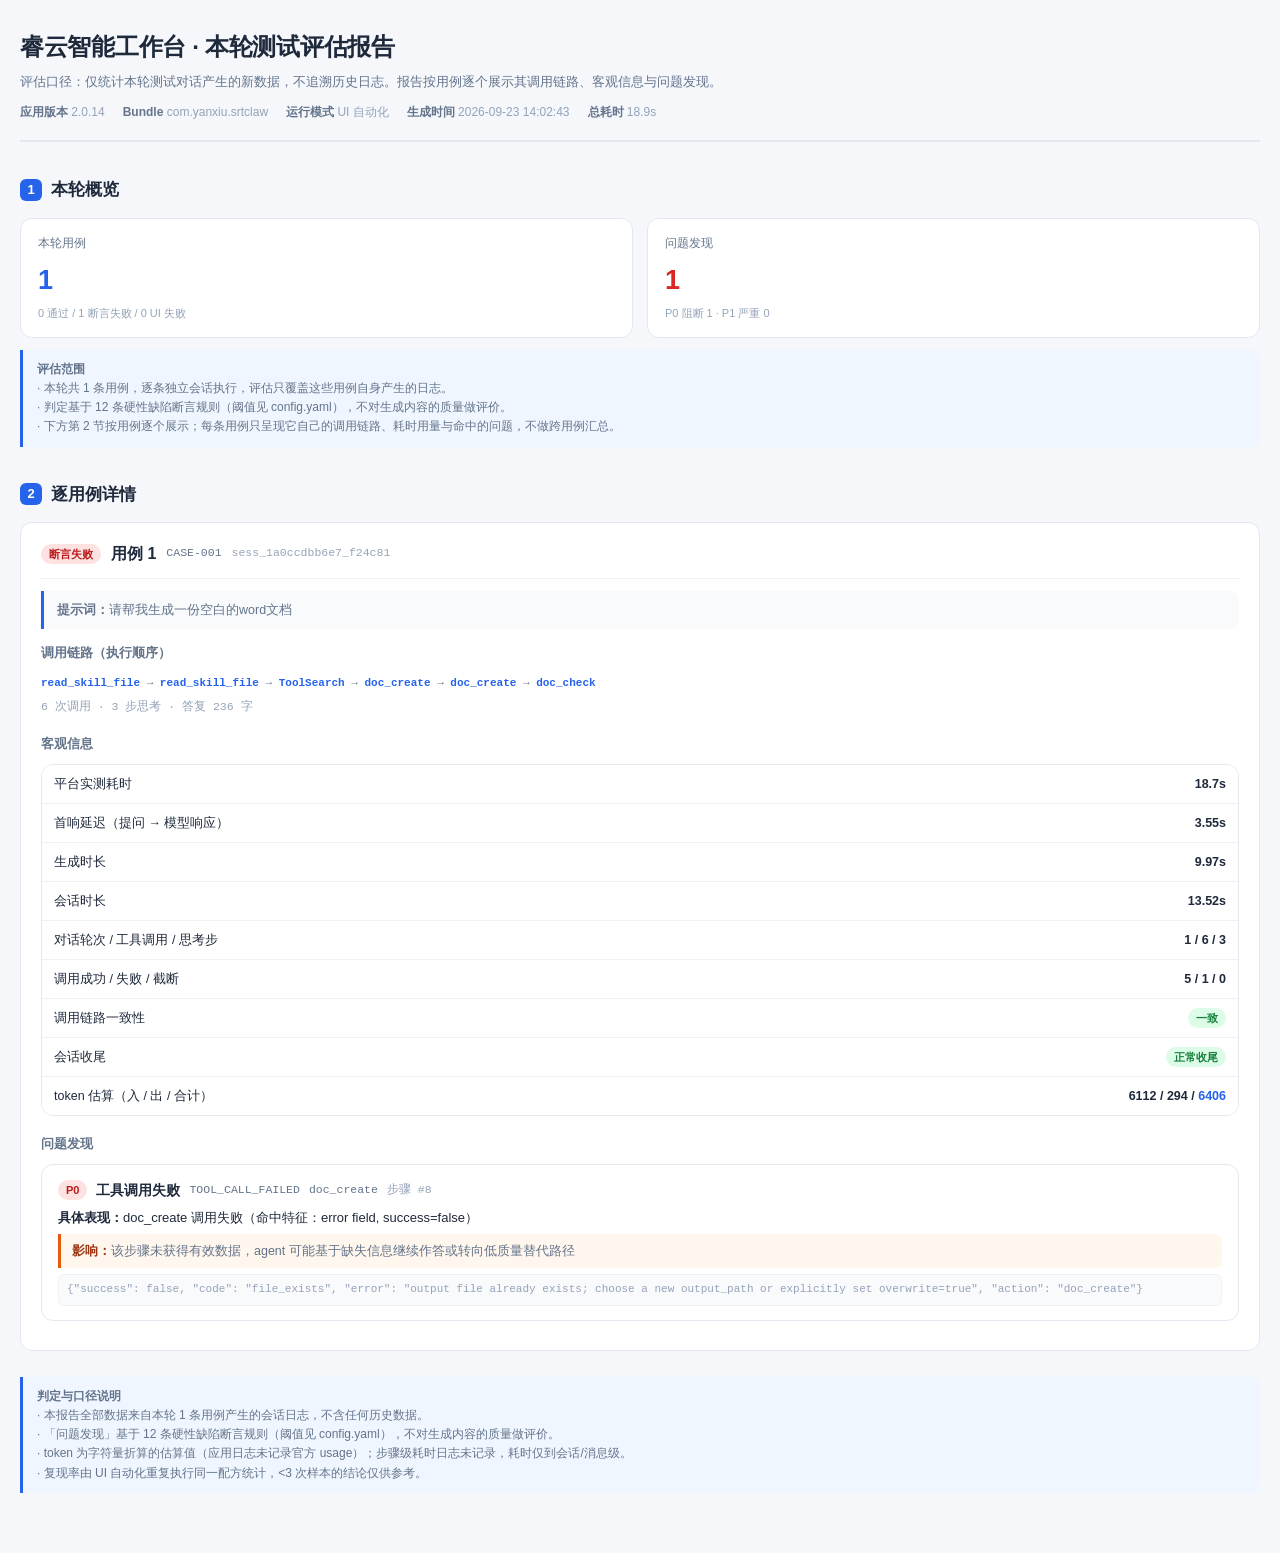
<file: report/ruiyun_hardbug_report.html>
<!DOCTYPE html>
<html lang="zh-CN">
<head>
<meta charset="UTF-8" />
<meta name="viewport" content="width=device-width, initial-scale=1.0" />
<title>睿云智能工作台 · 本轮测试评估报告</title>
<style>
  :root{
    --bg:#f5f7fb; --card:#ffffff; --line:#e3e8f0; --line2:#eef2f7;
    --tx:#1e293b; --tx2:#64748b; --tx3:#94a3b8;
    --accent:#2563eb; --p0:#dc2626; --p1:#ea580c; --p2:#ca8a04;
    --ok:#16a34a; --warn:#d97706; --skill:#7c3aed;
  }
  *{box-sizing:border-box;margin:0;padding:0}
  body{
    background:var(--bg); color:var(--tx);
    font-family:"PingFang SC","Microsoft YaHei","Helvetica Neue",Arial,sans-serif;
    font-size:14px; line-height:1.6; padding:28px 20px 60px;
  }
  .wrap{max-width:1240px;margin:0 auto}
  header{border-bottom:2px solid var(--line);padding-bottom:18px;margin-bottom:24px}
  h1{font-size:24px;font-weight:700;letter-spacing:-.3px}
  .sub{color:var(--tx2);font-size:13px;margin-top:6px}
  .meta{display:flex;gap:18px;flex-wrap:wrap;margin-top:10px;font-size:12px;color:var(--tx3)}
  .meta b{color:var(--tx2);font-weight:600}

  h2{font-size:17px;font-weight:700;margin:34px 0 14px;display:flex;align-items:center;gap:9px}
  h2 .no{display:inline-flex;align-items:center;justify-content:center;width:22px;height:22px;
     background:var(--accent);color:#fff;border-radius:6px;font-size:13px}
  h3{font-size:13px;font-weight:600;color:var(--tx2);margin:16px 0 10px}

  .kpis{display:grid;grid-template-columns:repeat(auto-fit,minmax(160px,1fr));gap:14px}
  .kpi{background:var(--card);border:1px solid var(--line);border-radius:12px;padding:15px 17px}
  .kpi .label{font-size:12px;color:var(--tx2)}
  .kpi .value{font-size:27px;font-weight:700;margin-top:6px;letter-spacing:-1px}
  .kpi .foot{font-size:11px;color:var(--tx3);margin-top:4px;line-height:1.45}
  .v-ok{color:var(--ok)} .v-bad{color:var(--p0)} .v-warn{color:var(--warn)} .v-acc{color:var(--accent)}

  .card{background:var(--card);border:1px solid var(--line);border-radius:12px;padding:18px}
  .grid2{display:grid;grid-template-columns:1fr 1fr;gap:16px}
  @media(max-width:900px){.grid2{grid-template-columns:1fr}}

  table{width:100%;border-collapse:collapse;font-size:12.5px;background:var(--card)}
  th{text-align:left;font-weight:600;color:var(--tx2);background:#f8fafc;
     padding:9px 12px;border-bottom:1px solid var(--line);white-space:nowrap;font-size:12px}
  td{padding:9px 12px;border-bottom:1px solid var(--line2);vertical-align:top}
  tr:last-child td{border-bottom:none}
  tbody tr:hover{background:#fafbfd}
  .tbl-wrap{background:var(--card);border:1px solid var(--line);border-radius:12px;overflow:hidden}

  .badge{display:inline-block;padding:1px 8px;border-radius:20px;font-size:11px;font-weight:600;line-height:18px}
  .b-pass{background:#dcfce7;color:#15803d}
  .b-fail{background:#fee2e2;color:#b91c1c}
  .b-uifail{background:#fef3c7;color:#92400e}
  .b-p0{background:#fee2e2;color:#b91c1c}
  .b-p1{background:#ffedd5;color:#c2410c}
  .b-p2{background:#fef9c3;color:#a16207}
  .b-skill{background:#ede9fe;color:#6d28d9}
  .chip{display:inline-block;padding:1px 7px;border-radius:5px;background:#eef2f7;
        color:var(--tx2);font-size:11px;margin:1px 3px 1px 0;font-family:ui-monospace,Menlo,monospace}
  .mono{font-family:ui-monospace,Menlo,monospace;font-size:11.5px;color:var(--tx2)}
  .evi{font-family:ui-monospace,Menlo,monospace;font-size:11px;color:var(--tx3);
       background:#f8fafc;border:1px solid var(--line2);border-radius:6px;padding:6px 8px;
       margin-top:6px;word-break:break-all;max-height:80px;overflow:hidden}
  .empty{color:var(--tx3);font-size:12.5px;padding:14px 0;text-align:center}
  .note{font-size:12px;color:var(--tx2);background:#f0f6ff;border-left:3px solid var(--accent);
        padding:10px 14px;border-radius:0 8px 8px 0;margin-top:12px}
  .note.warn{background:#fffbeb;border-left-color:var(--warn)}

  .none-banner{background:var(--card);border:1px solid #bbf7d0;border-radius:12px;
    padding:34px 20px;text-align:center}
  .none-banner .big{font-size:21px;font-weight:700;color:var(--ok)}
  .none-banner .sm{font-size:12.5px;color:var(--tx2);margin-top:8px}

  .finding{background:var(--card);border:1px solid var(--line);border-radius:12px;padding:14px 16px;margin-bottom:11px}
  .finding .f-hd{display:flex;gap:9px;align-items:center;flex-wrap:wrap}
  .finding .f-detail{font-size:13px;margin-top:7px}
  .finding .f-impact{font-size:12.5px;color:var(--tx2);margin-top:5px;
     background:#fff7ed;border-left:3px solid var(--p1);padding:7px 11px;border-radius:0 7px 7px 0}
  .finding .f-impact b{color:#9a3412}
  .repro{margin-top:9px;border:1px solid var(--line2);border-radius:8px;padding:10px 12px;background:#fbfcfe;font-size:12px;color:var(--tx2)}
  .repro b{color:var(--tx)}
  .chain{font-family:ui-monospace,Menlo,monospace;font-size:11px;color:var(--tx2);line-height:1.9;word-break:break-all}
  .chain .ct{color:var(--accent);font-weight:600}

  /* ---------- 逐用例区块 ---------- */
  .case-block{background:var(--card);border:1px solid var(--line);border-radius:12px;
    padding:18px 20px;margin-bottom:18px}
  .case-hd{display:flex;gap:10px;align-items:center;flex-wrap:wrap;
    padding-bottom:12px;border-bottom:1px solid var(--line2)}
  .case-hd b{font-size:16px}
  .case-block h3{font-size:13px;font-weight:600;color:var(--tx2);margin:18px 0 9px}
  .case-block h3:first-of-type{margin-top:14px}
  .case-prompt{font-size:12.5px;color:var(--tx2);background:#f8fafc;border-left:3px solid var(--accent);
    padding:9px 13px;border-radius:0 8px 8px 0;margin-top:12px;word-break:break-word}
</style>
</head>
<body>
<div class="wrap">

<header>
  <h1>睿云智能工作台 · 本轮测试评估报告</h1>
  <div class="sub">评估口径：仅统计本轮测试对话产生的新数据，不追溯历史日志。报告按用例逐个展示其调用链路、客观信息与问题发现。</div>
  <div class="meta">
    <span><b>应用版本</b> 2.0.14</span>
    <span><b>Bundle</b> com.yanxiu.srtclaw</span>
    <span><b>运行模式</b> UI 自动化</span>
    <span><b>生成时间</b> 2026-09-23 14:02:43</span>
    <span><b>总耗时</b> 18.9s</span>
  </div>
</header>

<!-- ================================================= 本轮概览 -->
<h2><span class="no">1</span>本轮概览</h2>

<div class="kpis">
  <div class="kpi">
    <div class="label">本轮用例</div>
    <div class="value v-acc">1</div>
    <div class="foot">0 通过 / 1 断言失败 / 0 UI 失败</div>
  </div>
  <div class="kpi">
    <div class="label">问题发现</div>
    <div class="value v-bad">1</div>
    <div class="foot">P0 阻断 1 · P1 严重 0</div>
  </div>
</div>

<div class="note">
  <b>评估范围</b><br/>
  · 本轮共 1 条用例，逐条独立会话执行，评估只覆盖这些用例自身产生的日志。<br/>
  · 判定基于 12 条硬性缺陷断言规则（阈值见 config.yaml），不对生成内容的质量做评价。<br/>
  · 下方第 2 节按用例逐个展示；每条用例只呈现它自己的调用链路、耗时用量与命中的问题，不做跨用例汇总。
</div>

<!-- ================================================= 逐用例详情 -->
<h2><span class="no">2</span>逐用例详情</h2>



<div class="case-block">
  <div class="case-hd">
    <span class="badge b-fail">
      断言失败
    </span>
    <b>用例 1</b>
    <span class="mono">CASE-001</span>
    <span class="mono" style="color:var(--tx3)">sess_1a0ccdbb6e7_f24c81</span>
  </div>

  <div class="case-prompt"><b>提示词：</b>请帮我生成一份空白的word文档</div>

  <!-- 调用链路 -->
  <h3>调用链路（执行顺序）</h3>
    <div class="chain"><span class="ct">read_skill_file</span> → <span class="ct">read_skill_file</span> → <span class="ct">ToolSearch</span> → <span class="ct">doc_create</span> → <span class="ct">doc_create</span> → <span class="ct">doc_check</span></div>
    <div class="mono" style="color:var(--tx3);margin-top:4px">6 次调用 · 3 步思考 · 答复 236 字</div>

  <!-- 客观信息 -->
  <h3>客观信息</h3>
  <div class="tbl-wrap">
  <table>
    <tr><td>平台实测耗时</td><td style="text-align:right"><b>18.7s</b></td></tr>
    <tr><td>首响延迟（提问 → 模型响应）</td><td style="text-align:right"><b>3.55s</b></td></tr>
    <tr><td>生成时长</td><td style="text-align:right"><b>9.97s</b></td></tr>
    <tr><td>会话时长</td><td style="text-align:right"><b>13.52s</b></td></tr>
    <tr><td>对话轮次 / 工具调用 / 思考步</td><td style="text-align:right"><b>1 / 6 / 3</b></td></tr>
    <tr><td>调用成功 / 失败 / 截断</td><td style="text-align:right"><b>5 / 1 / 0</b></td></tr>
    <tr><td>调用链路一致性</td>
        <td style="text-align:right"><span class="badge b-pass">
          一致</span></td></tr>
    <tr><td>会话收尾</td>
        <td style="text-align:right"><span class="badge b-pass">
          正常收尾</span></td></tr>
    <tr><td>token 估算（入 / 出 / 合计）</td><td style="text-align:right"><b>6112 / 294 / <span class="v-acc">6406</span></b></td></tr>
  </table>
  </div>

  <!-- 该用例问题发现 -->
  <h3>问题发现</h3>
    <div class="finding">
      <div class="f-hd">
        <span class="badge b-p0">P0</span>
        <b>工具调用失败</b>
        <span class="mono">TOOL_CALL_FAILED</span>
<span class="mono">doc_create</span><span class="mono" style="color:var(--tx3)">步骤 #8</span>      </div>
      <div class="f-detail"><b>具体表现：</b>doc_create 调用失败（命中特征：error field, success=false）</div>
<div class="f-impact"><b>影响：</b>该步骤未获得有效数据，agent 可能基于缺失信息继续作答或转向低质量替代路径</div><div class="evi">{&#34;success&#34;: false, &#34;code&#34;: &#34;file_exists&#34;, &#34;error&#34;: &#34;output file already exists; choose a new output_path or explicitly set overwrite=true&#34;, &#34;action&#34;: &#34;doc_create&#34;}</div>    </div>
</div>

<div class="note" style="margin-top:26px">
  <b>判定与口径说明</b><br/>
  · 本报告全部数据来自本轮 1 条用例产生的会话日志，不含任何历史数据。<br/>
  · 「问题发现」基于 12 条硬性缺陷断言规则（阈值见 config.yaml），不对生成内容的质量做评价。<br/>
  · token 为字符量折算的估算值（应用日志未记录官方 usage）；步骤级耗时日志未记录，耗时仅到会话/消息级。<br/>
  · 复现率由 UI 自动化重复执行同一配方统计，&lt;3 次样本的结论仅供参考。
</div>

</div>
</body>
</html>
</file>
